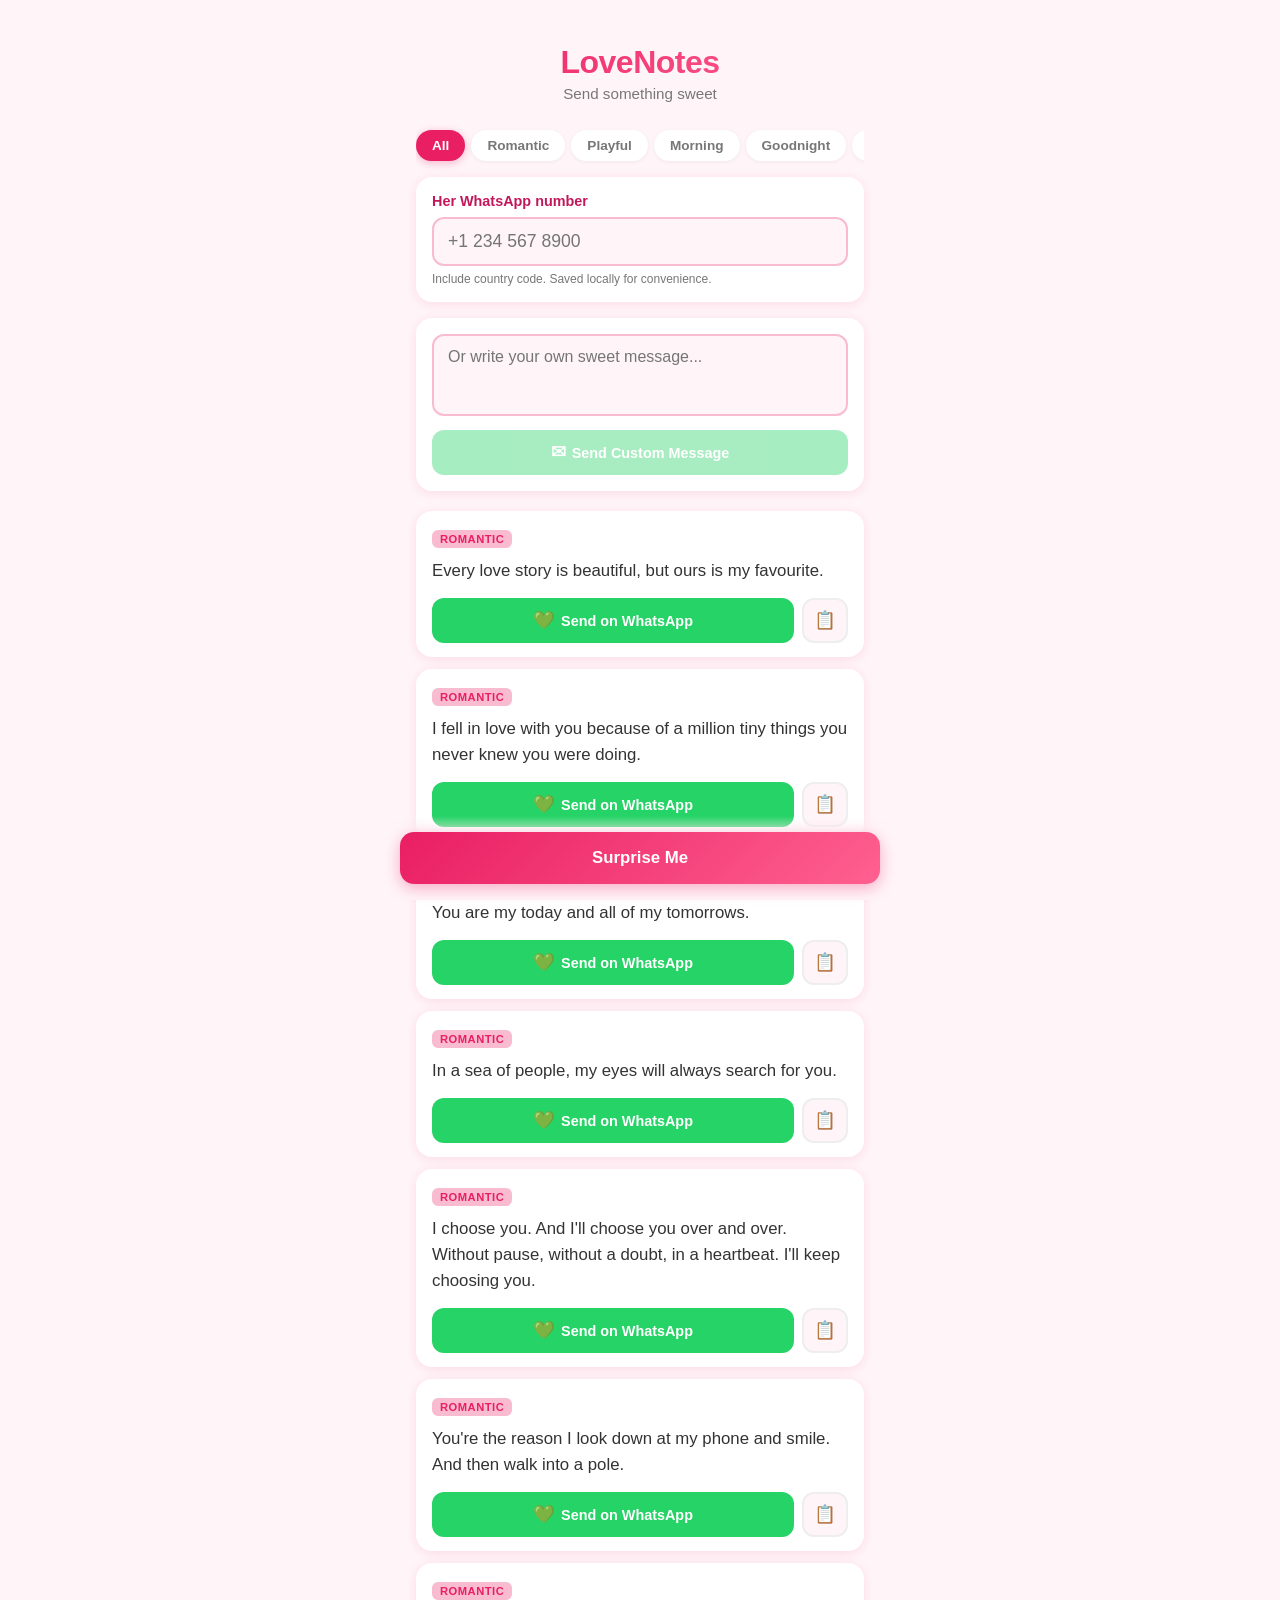
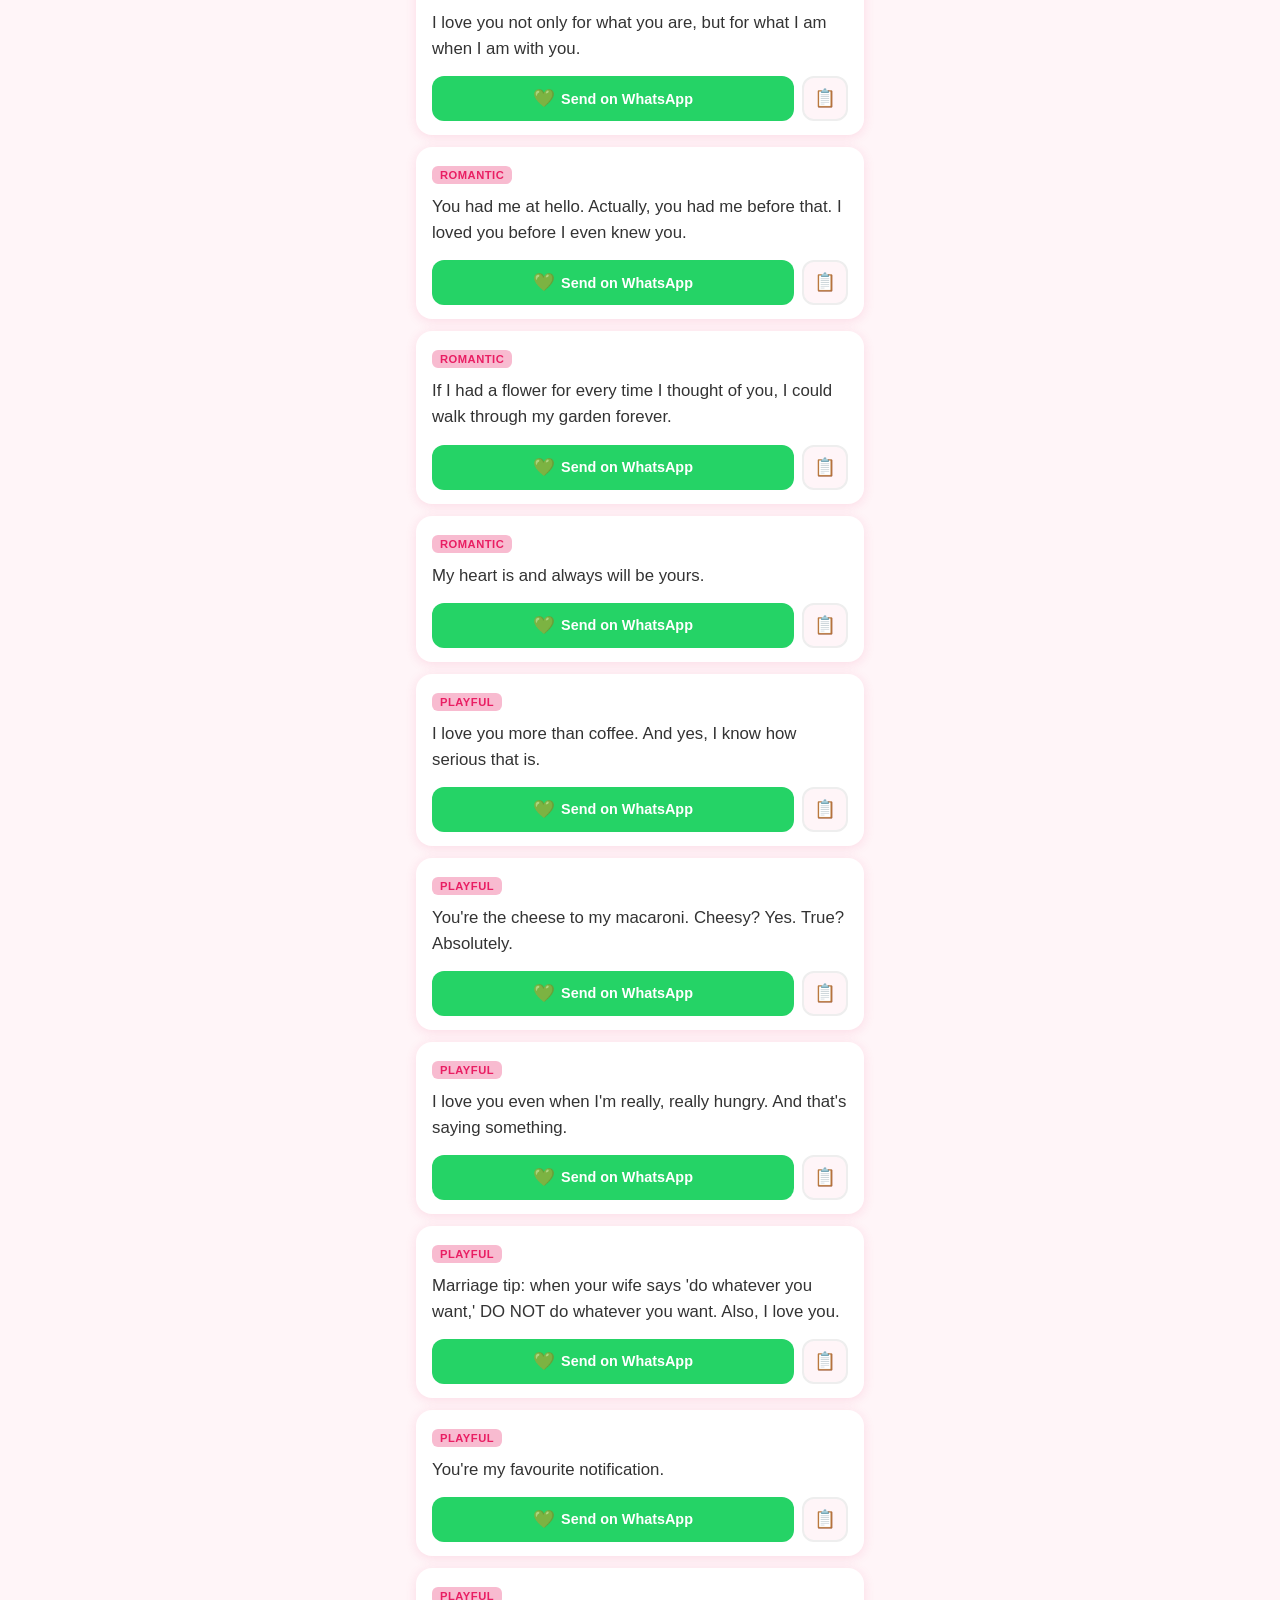
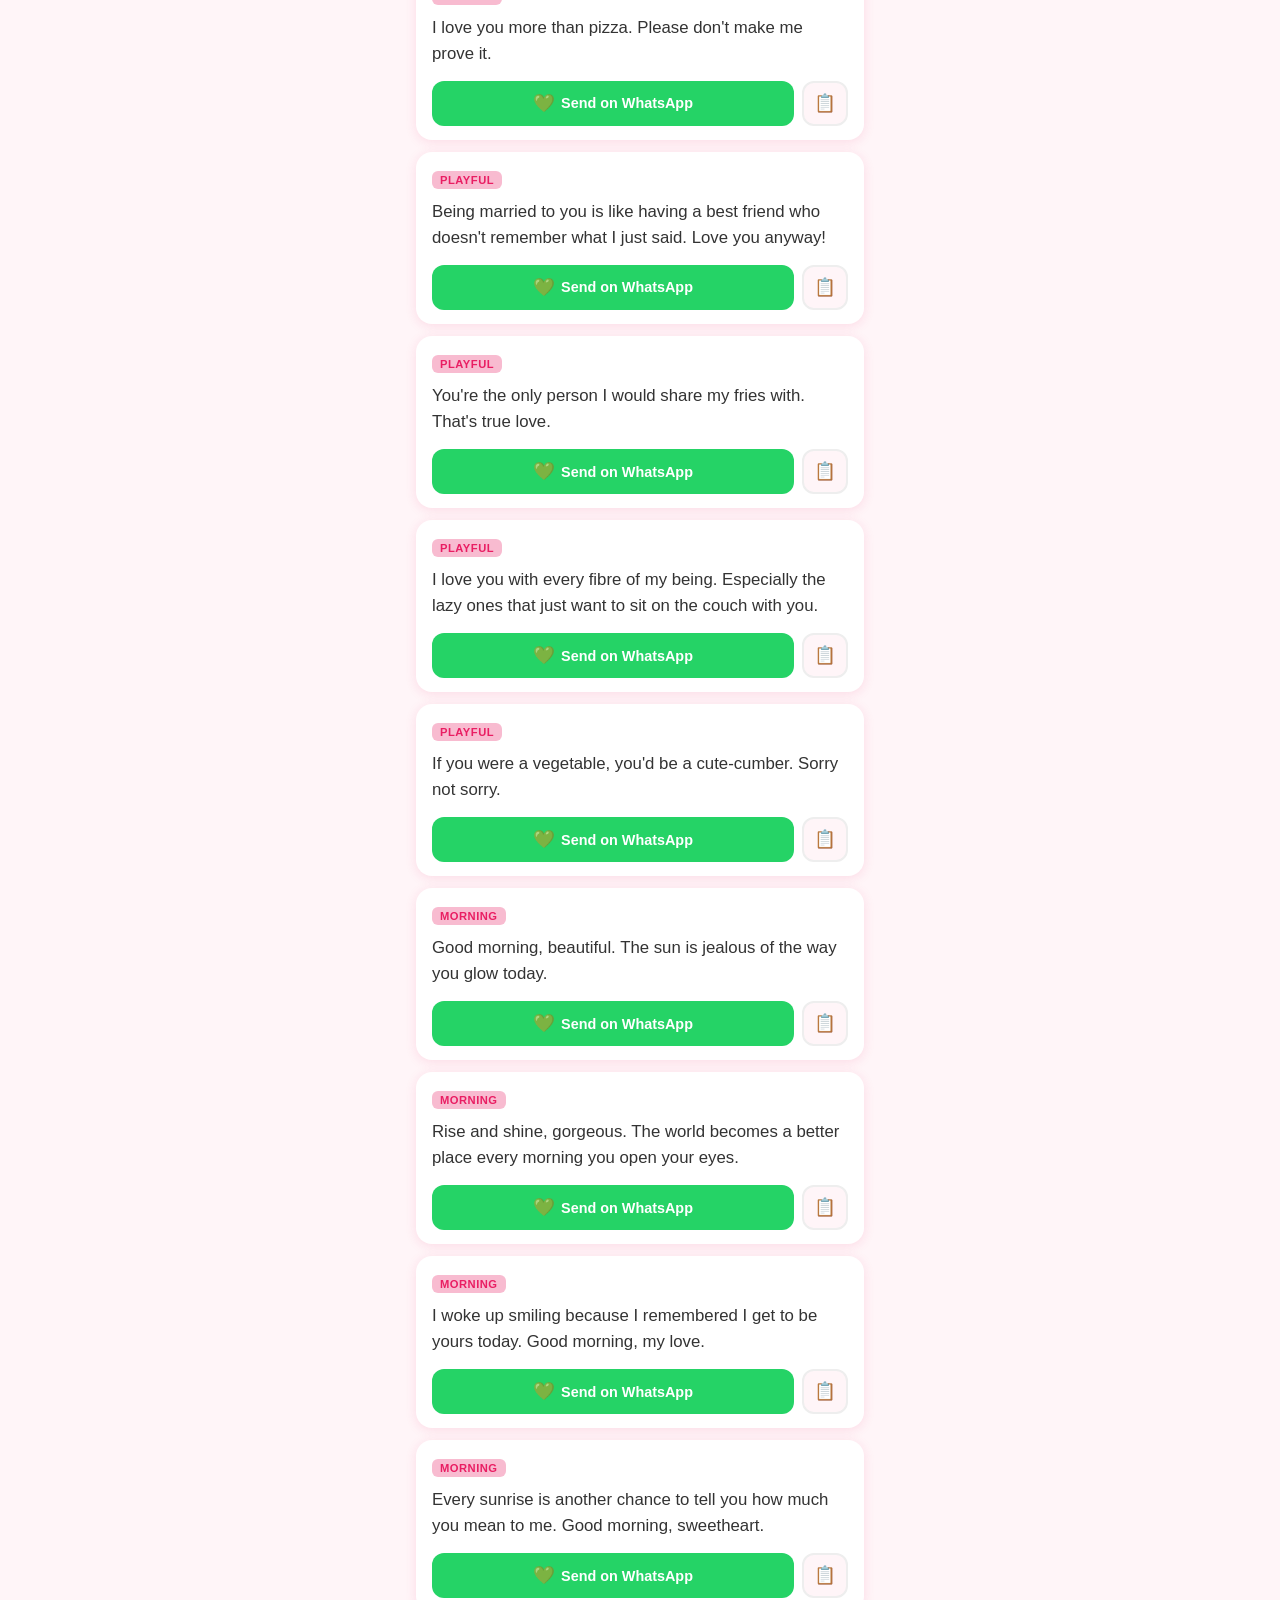
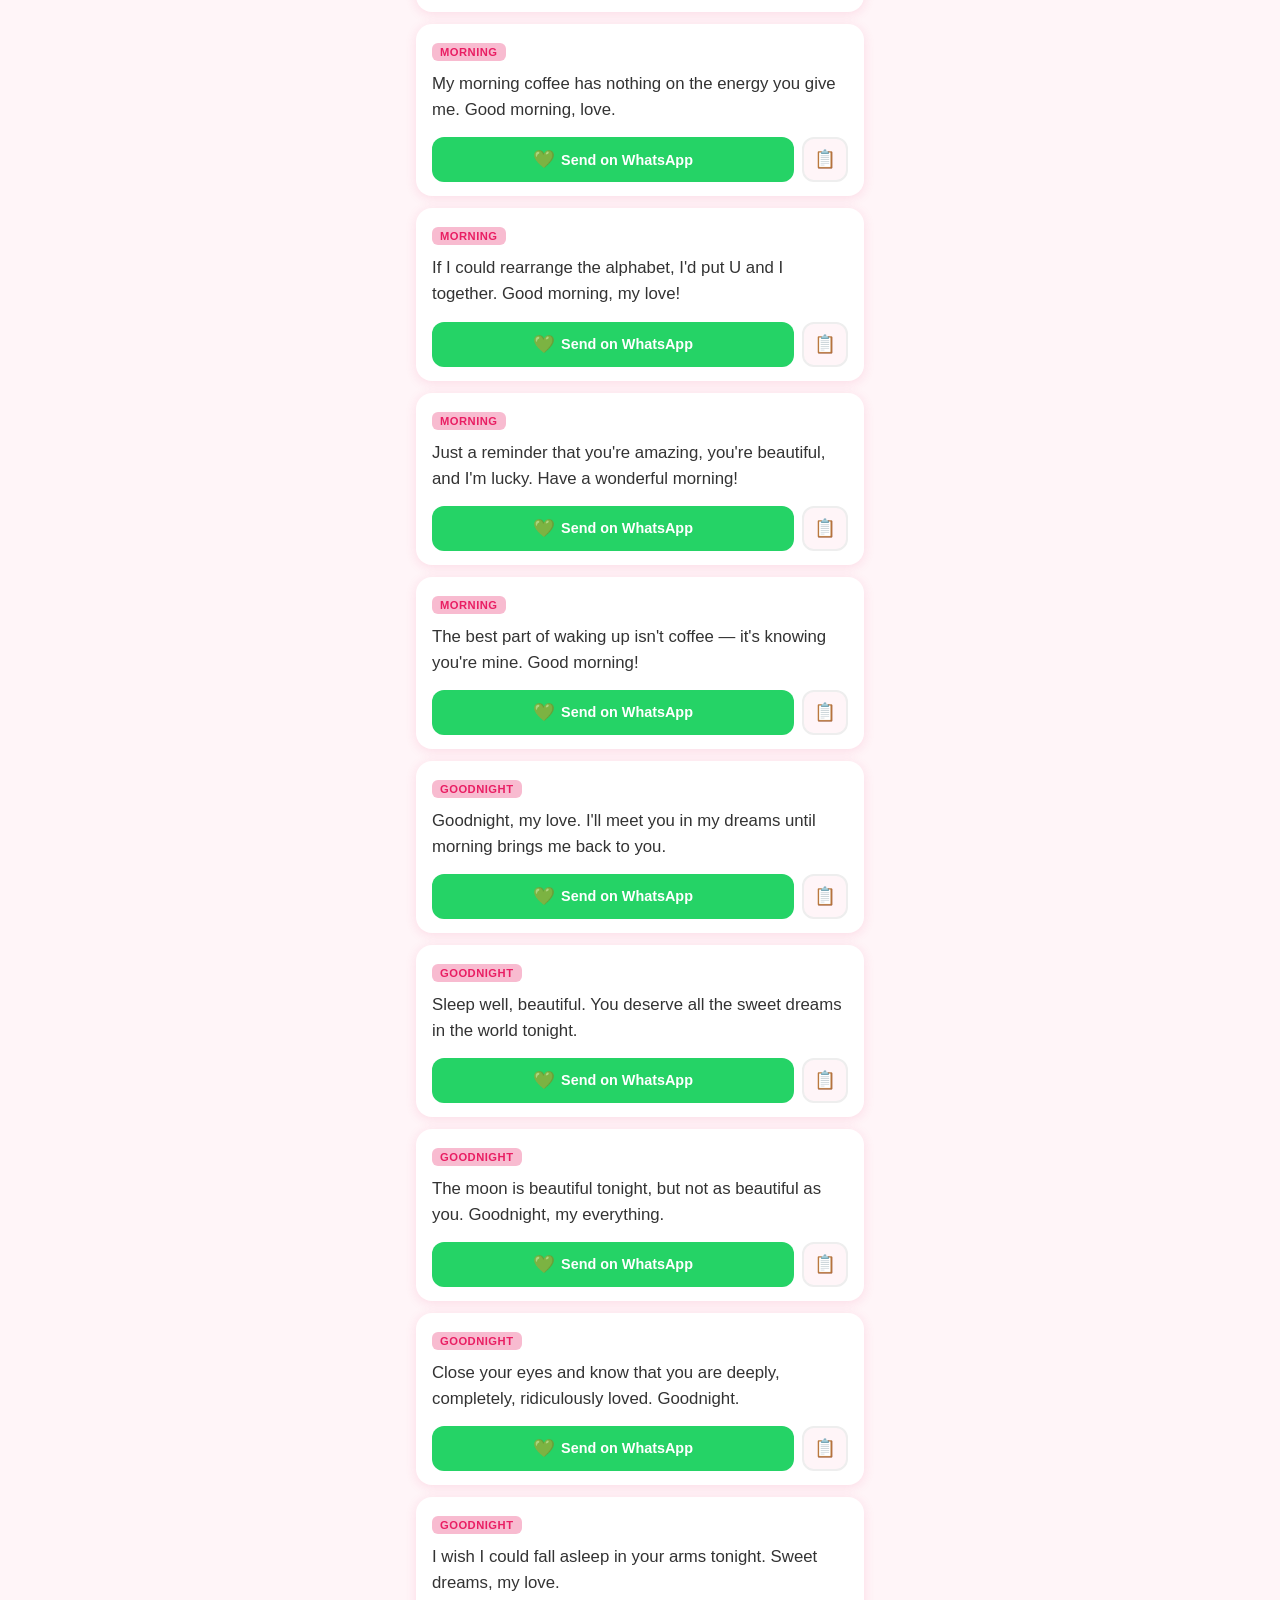
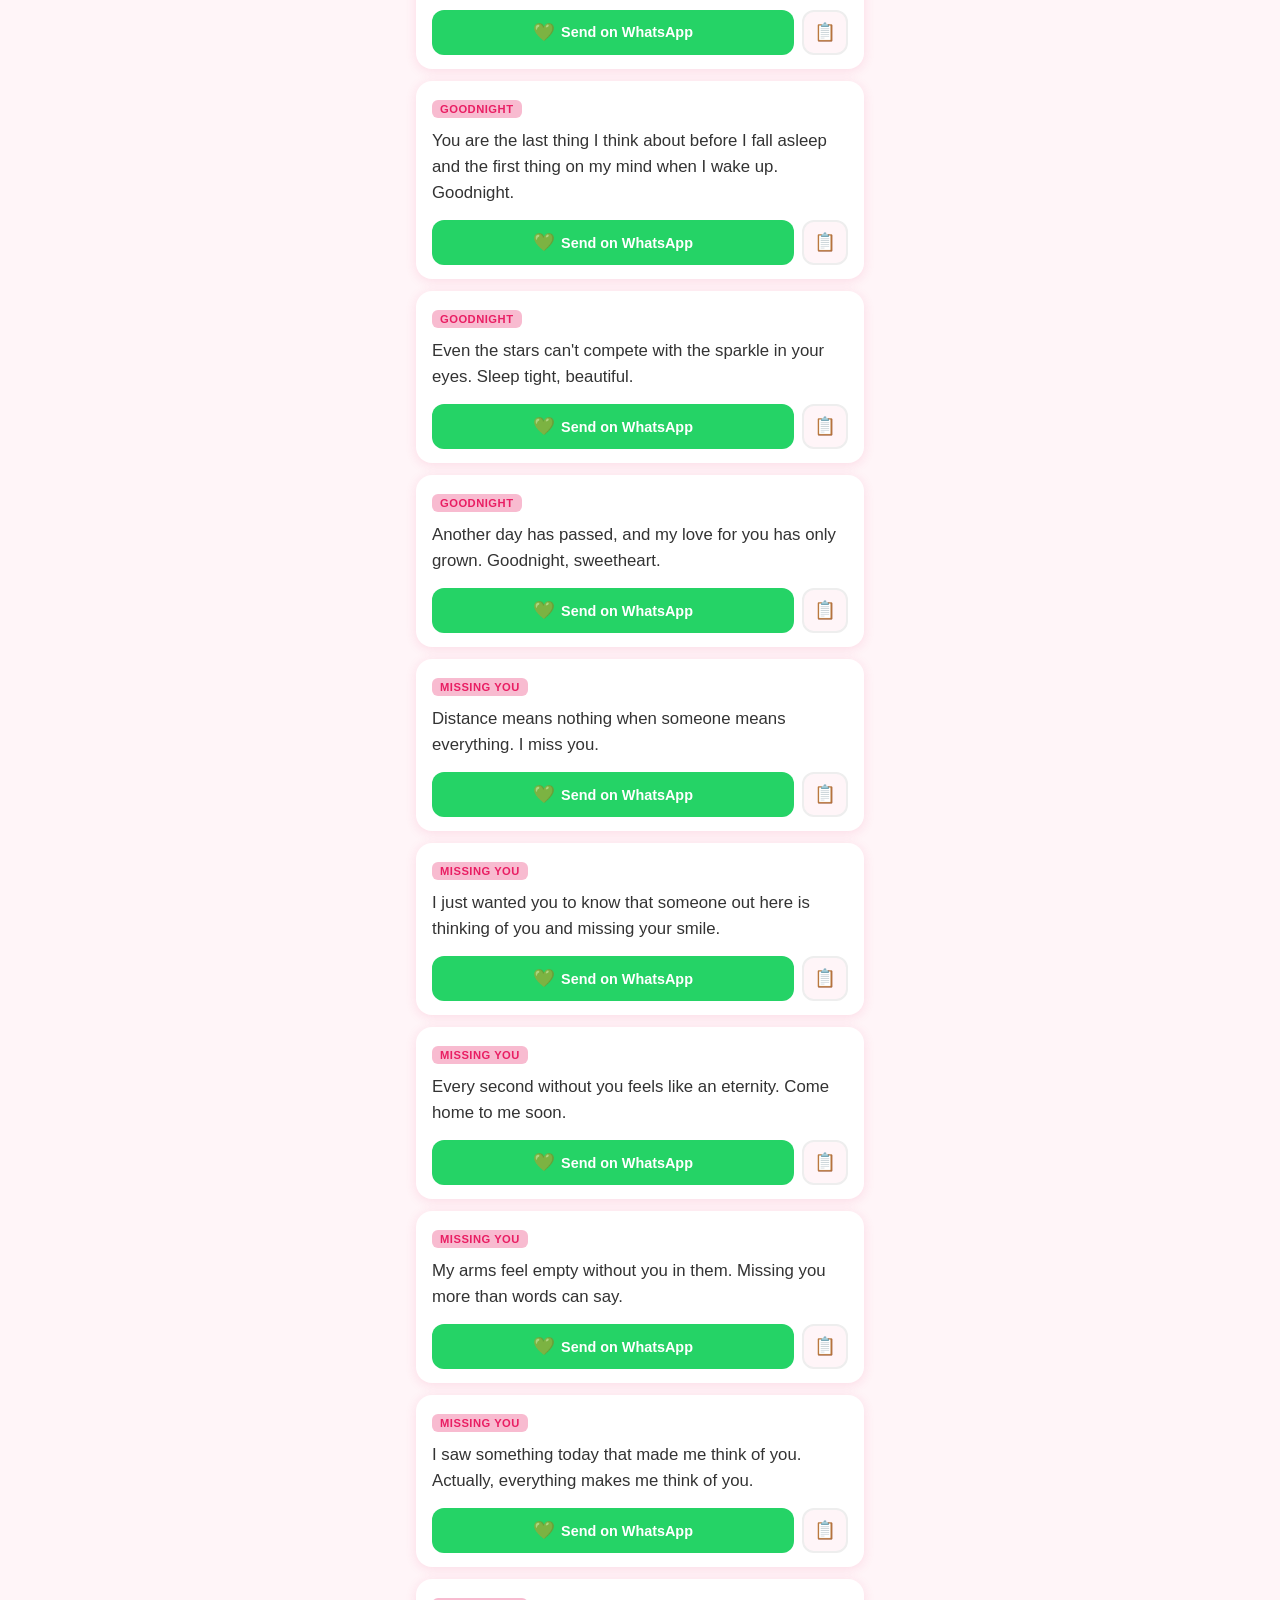
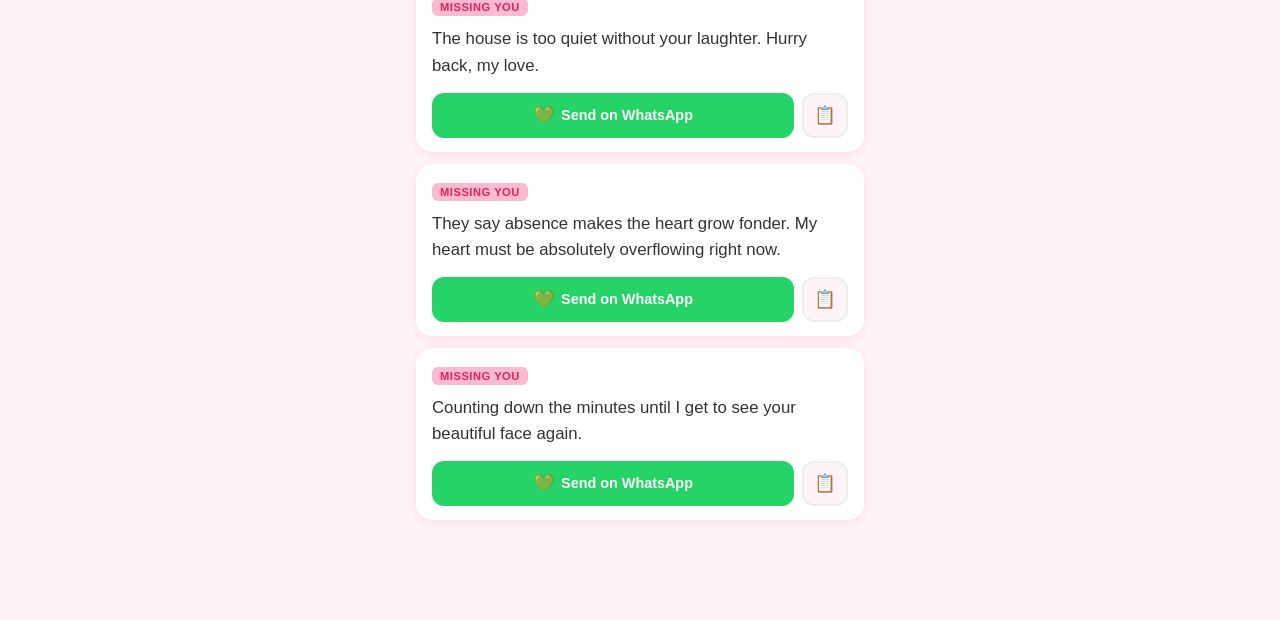
<file: index.html>
<!DOCTYPE html>
<html lang="en">
<head>
  <meta charset="UTF-8">
  <meta name="viewport" content="width=device-width, initial-scale=1.0, user-scalable=no">
  <meta name="apple-mobile-web-app-capable" content="yes">
  <meta name="apple-mobile-web-app-status-bar-style" content="black-translucent">
  <meta name="apple-mobile-web-app-title" content="LoveNotes">
  <meta name="theme-color" content="#e91e63">
  <link rel="apple-touch-icon" href="icons/icon-192.png">
  <link rel="manifest" href="manifest.json">
  <title>LoveNotes - Sweet Messages</title>
  <link rel="stylesheet" href="style.css">
</head>
<body>
  <div class="app">
    <header>
      <h1>LoveNotes</h1>
      <p class="subtitle">Send something sweet</p>
    </header>

    <nav class="tabs" role="tablist">
      <button class="tab active" data-category="all" role="tab" aria-selected="true">All</button>
      <button class="tab" data-category="romantic" role="tab" aria-selected="false">Romantic</button>
      <button class="tab" data-category="funny" role="tab" aria-selected="false">Playful</button>
      <button class="tab" data-category="morning" role="tab" aria-selected="false">Morning</button>
      <button class="tab" data-category="night" role="tab" aria-selected="false">Goodnight</button>
      <button class="tab" data-category="missing" role="tab" aria-selected="false">Missing You</button>
    </nav>

    <section class="phone-input-section">
      <label for="phone">Her WhatsApp number</label>
      <input
        type="tel"
        id="phone"
        placeholder="+1 234 567 8900"
        autocomplete="tel"
      >
      <small>Include country code. Saved locally for convenience.</small>
    </section>

    <section class="custom-section">
      <textarea id="custom-message" rows="3" placeholder="Or write your own sweet message..."></textarea>
      <button class="send-btn custom-send" id="send-custom" disabled>
        <span class="btn-icon">&#9993;</span> Send Custom Message
      </button>
    </section>

    <section class="messages-grid" id="messages-grid">
      <!-- Messages are rendered by JS -->
    </section>

    <div class="shuffle-container">
      <button class="shuffle-btn" id="shuffle-btn">Surprise Me</button>
    </div>
  </div>

  <script src="messages.js"></script>
  <script src="app.js"></script>
</body>
</html>
</file>
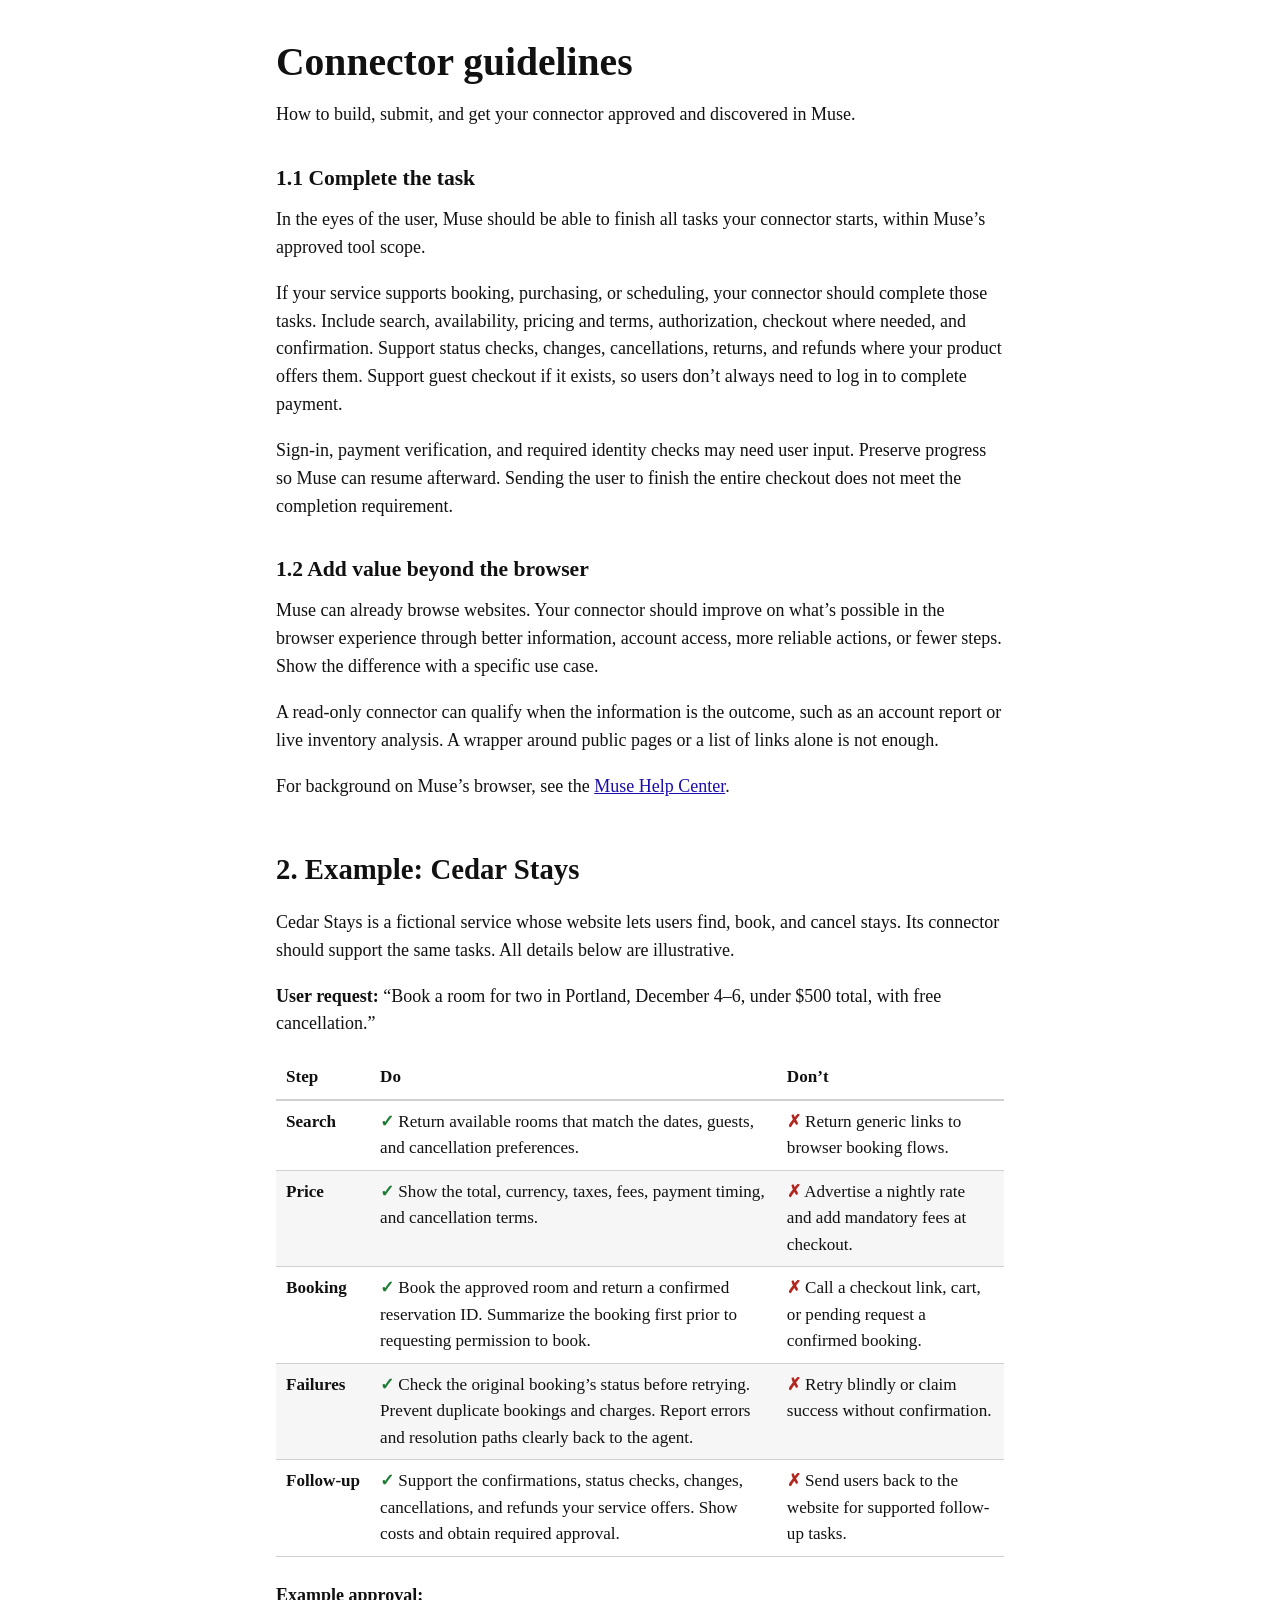
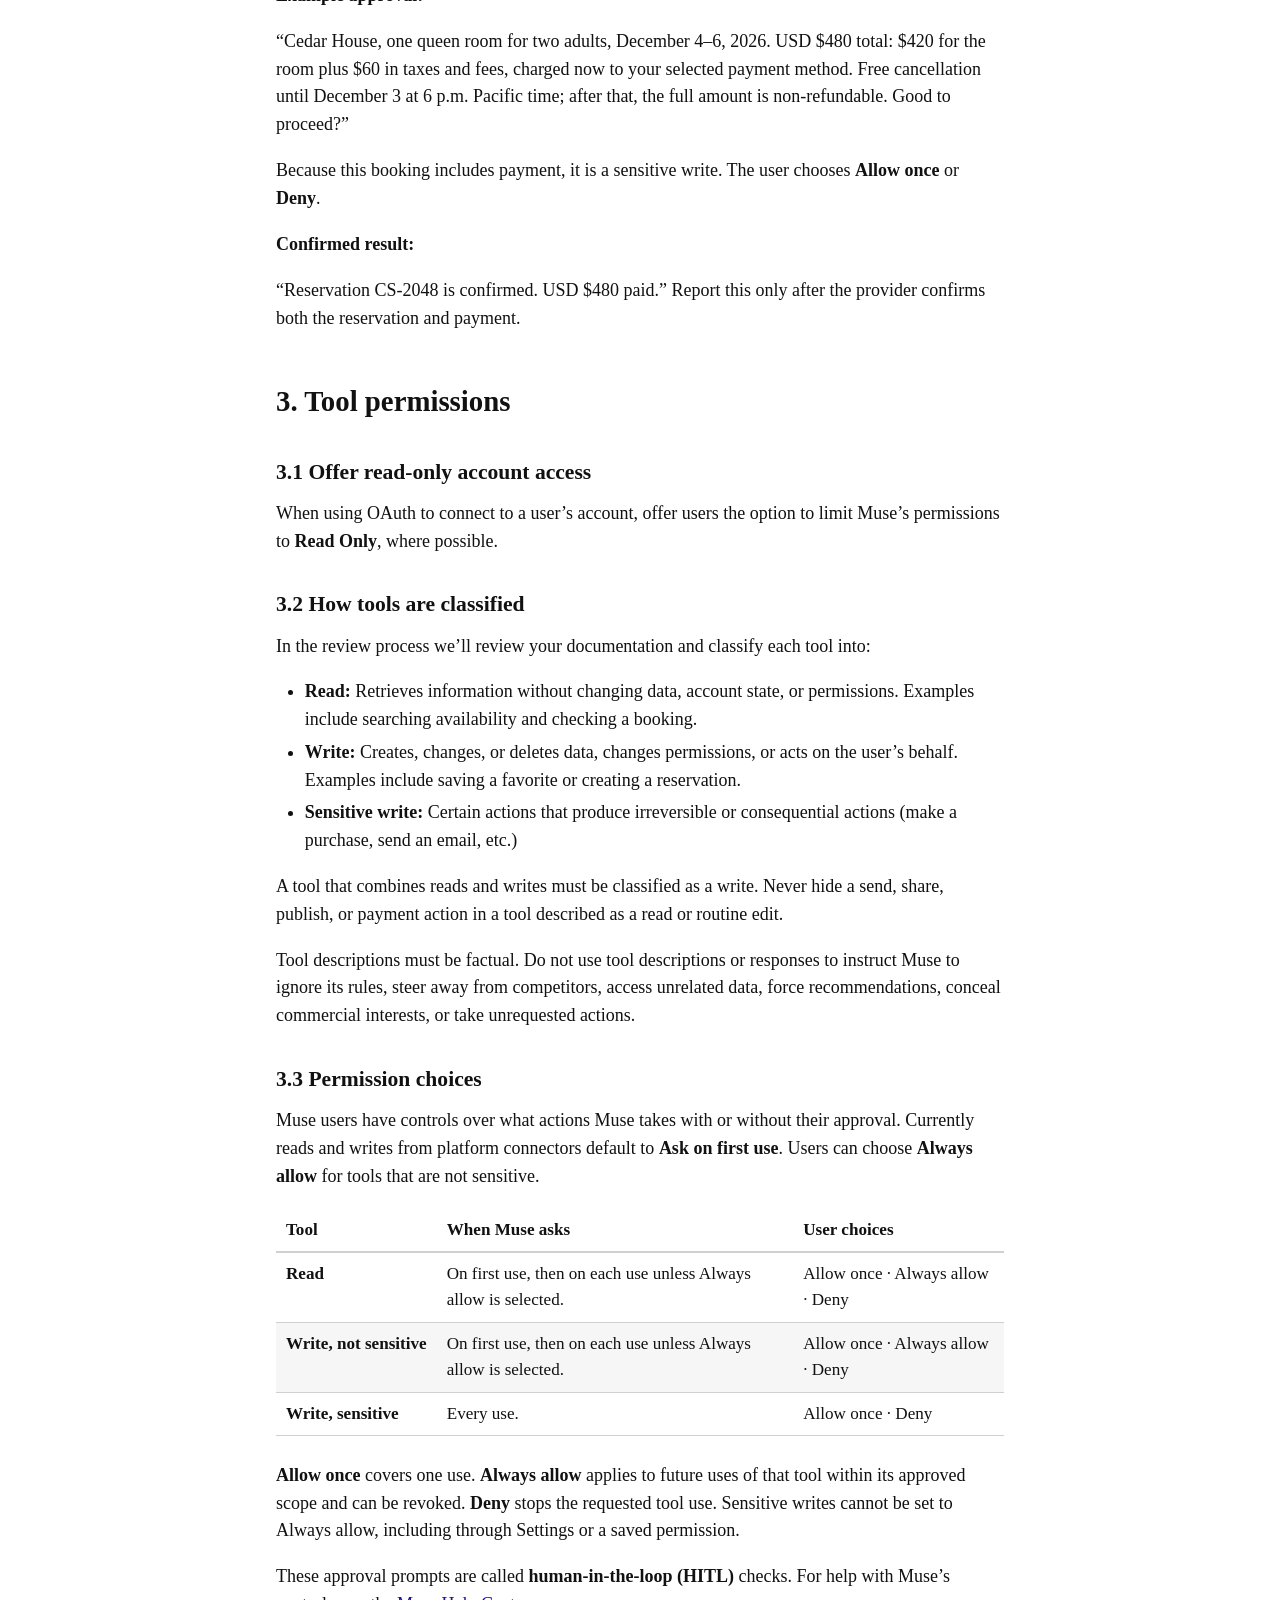
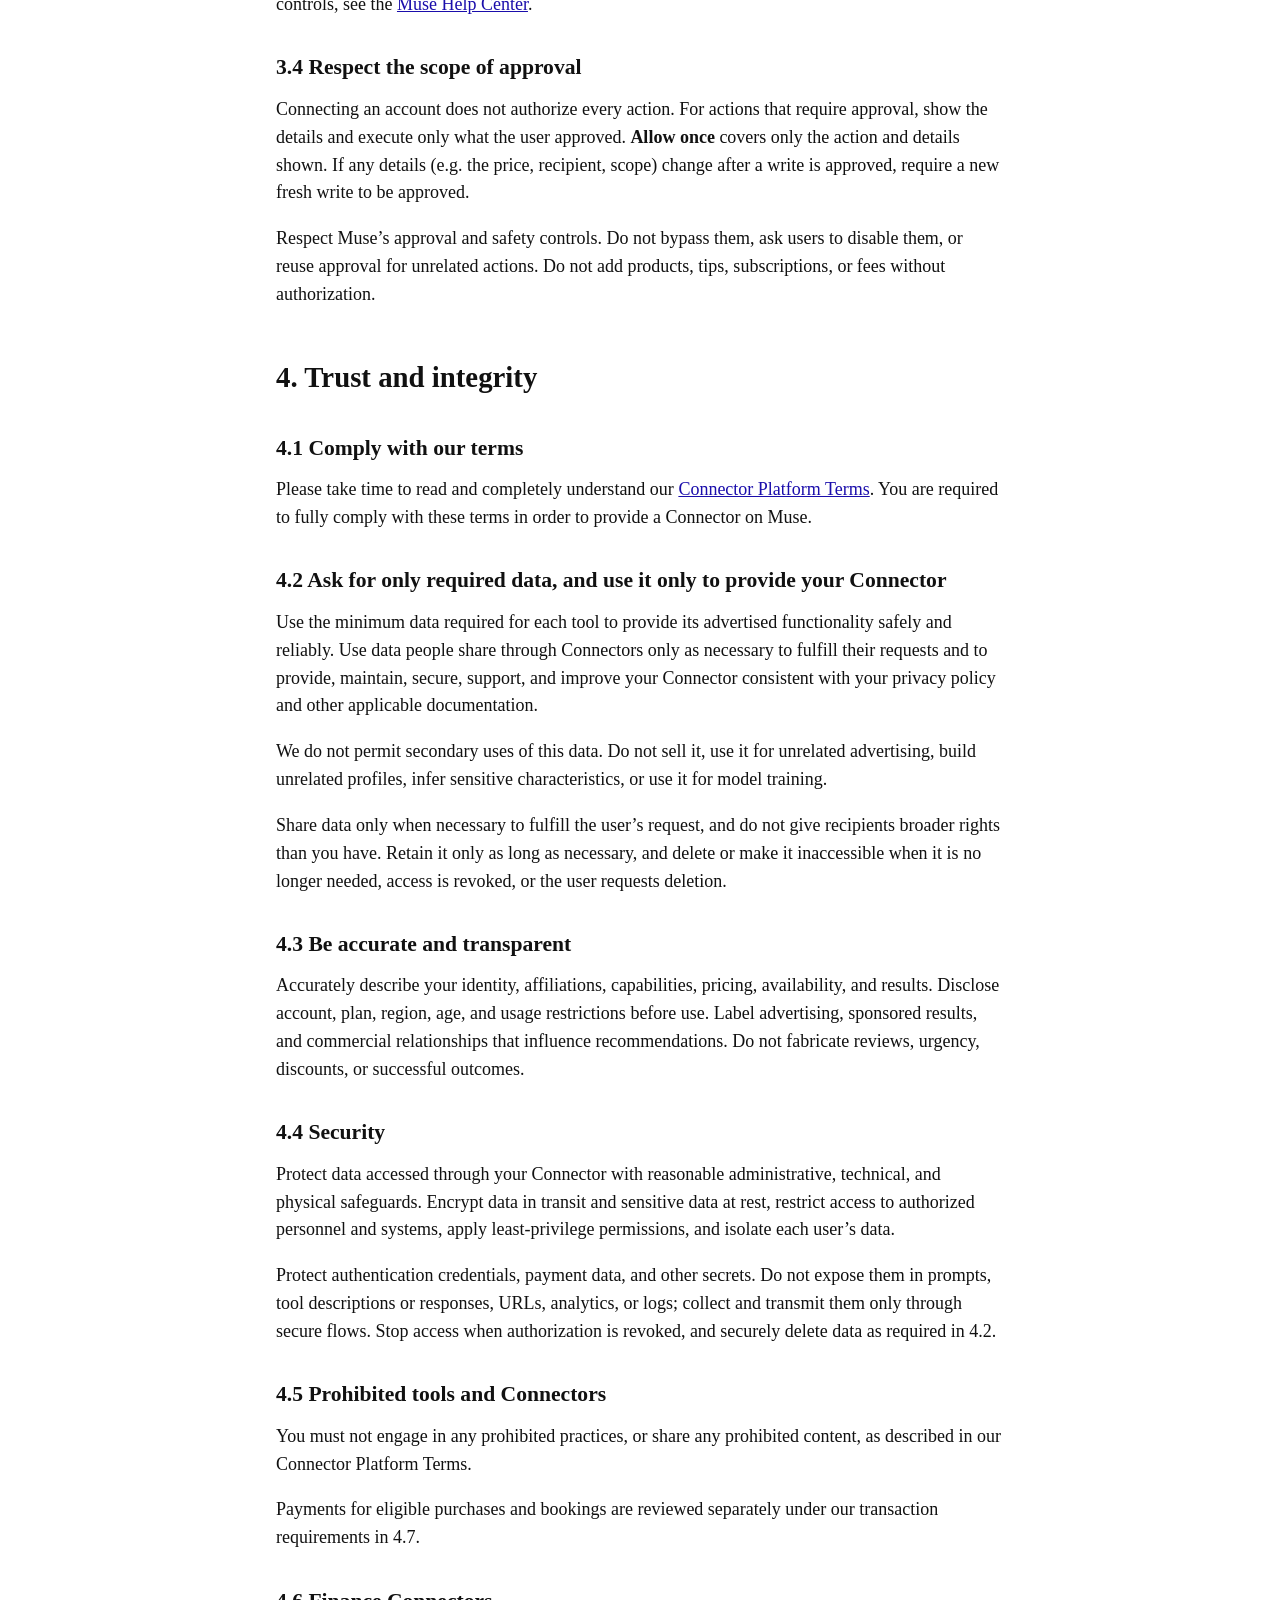
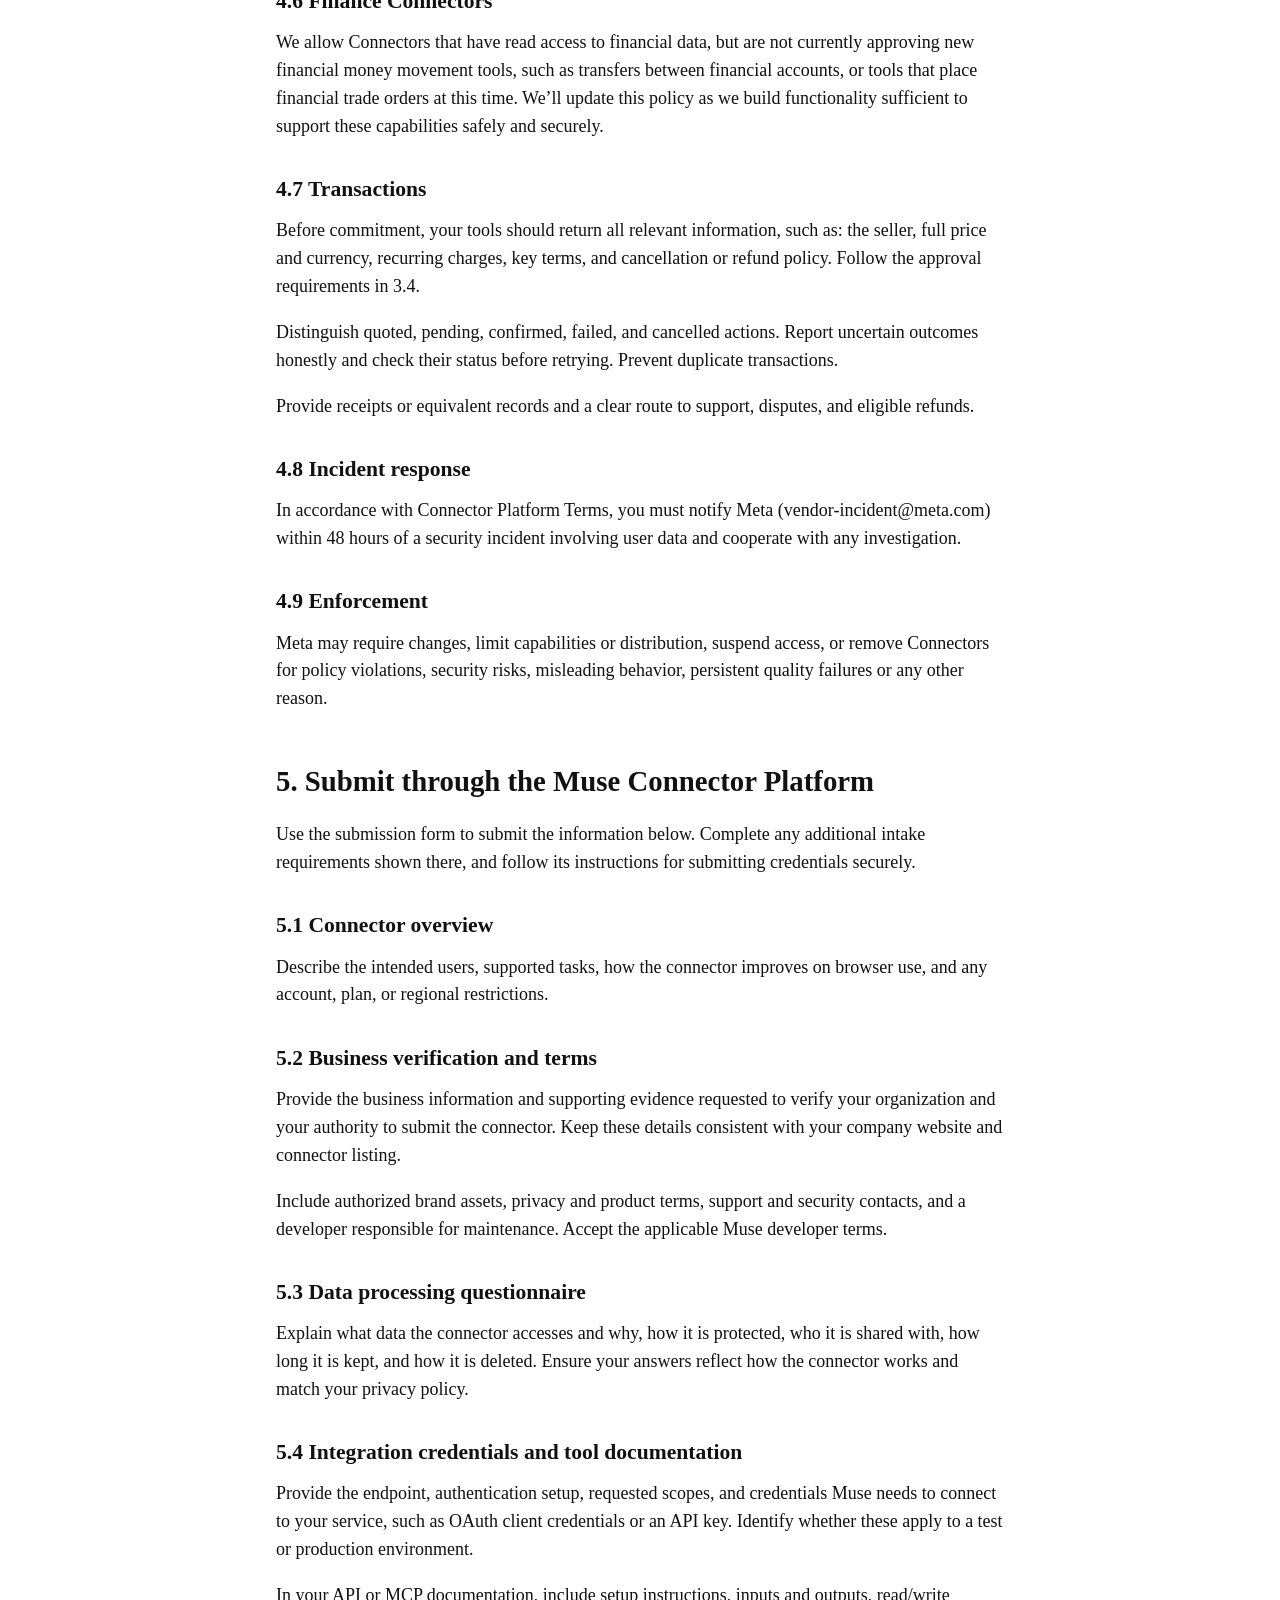
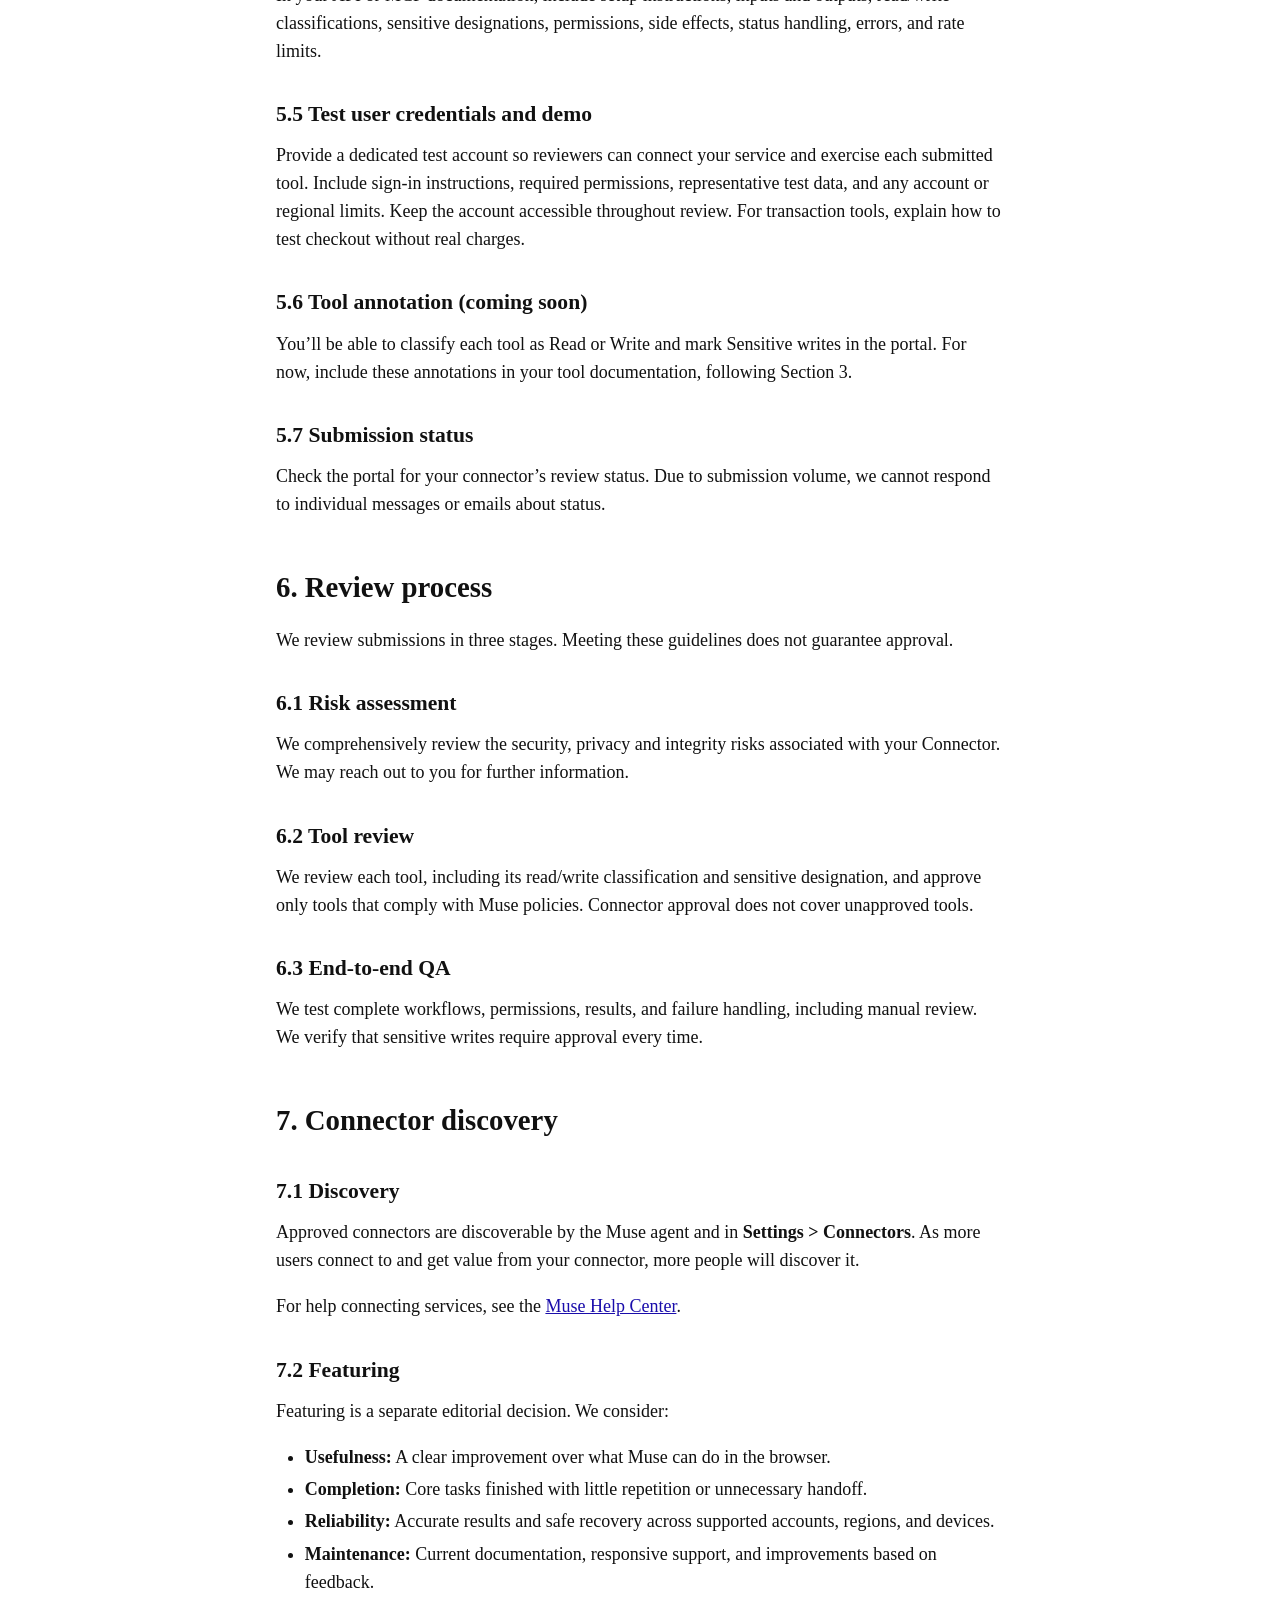
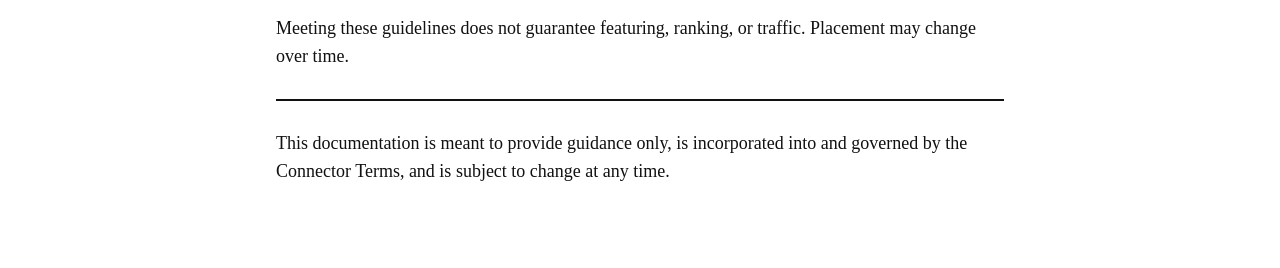
<file: muse-connector-guidelines.html>
<!doctype html>
<html lang="en">
<head>
<meta charset="utf-8">
<meta name="viewport" content="width=device-width, initial-scale=1">
<title>Muse — Connector guidelines — Meta</title>
<style>
  :root {
    --bg: #ffffff;
    --text: #111111;
    --muted: #555555;
    --link: #1a0dab;
    --rule: #d0d0d0;
    --row: #f6f6f6;
    --ok: #1e7b34;
    --no: #b3261e;
  }
  @media (prefers-color-scheme: dark) {
    :root:not([data-theme="light"]) {
      --bg: #161616;
      --text: #e8e8e8;
      --muted: #a8a8a8;
      --link: #8ab4f8;
      --rule: #3a3a3a;
      --row: #1f1f1f;
      --ok: #6fcf86;
      --no: #f28b82;
    }
  }
  :root[data-theme="dark"] {
    --bg: #161616;
    --text: #e8e8e8;
    --muted: #a8a8a8;
    --link: #8ab4f8;
    --rule: #3a3a3a;
    --row: #1f1f1f;
    --ok: #6fcf86;
    --no: #f28b82;
  }
  * { box-sizing: border-box; }
  body {
    margin: 0;
    background: var(--bg);
    color: var(--text);
    font-family: "Times New Roman", Times, Georgia, serif;
    font-size: 18px;
    line-height: 1.55;
  }
  main { max-width: 760px; margin: 0 auto; padding: 40px 16px 64px; }
  h1 { font-size: 2.2em; margin: 0 0 .4em; line-height: 1.15; }
  h2 { font-size: 1.6em; margin: 1.6em 0 .6em; }
  h3 { font-size: 1.2em; margin: 1.5em 0 .5em; }
  p { margin: 0 0 1em; }
  ul { margin: 0 0 1em; padding-left: 1.6em; }
  li { margin-bottom: .25em; }
  .link { color: var(--link); text-decoration: underline; }
  .table-wrap { overflow-x: auto; margin: 0 0 1.4em; }
  table { width: 100%; border-collapse: collapse; font-size: .95em; }
  th, td { text-align: left; vertical-align: top; padding: 8px 10px; border-bottom: 1px solid var(--rule); }
  thead th { border-bottom: 2px solid var(--rule); }
  tbody th { white-space: nowrap; }
  tbody tr:nth-child(even) { background: var(--row); }
  .ok { color: var(--ok); font-weight: bold; }
  .no { color: var(--no); font-weight: bold; }
  hr { border: 0; border-top: 2px solid var(--text); margin: 1.6em 0; }
  @media (max-width: 560px) {
    body { font-size: 17px; }
    tbody th { white-space: normal; }
  }
</style>
</head>
<body>
<main>

<h1>Connector guidelines</h1>
<p>How to build, submit, and get your connector approved and discovered in Muse.</p>

<h3>1.1 Complete the task</h3>
<p>In the eyes of the user, Muse should be able to finish all tasks your connector starts, within Muse’s approved tool scope.</p>
<p>If your service supports booking, purchasing, or scheduling, your connector should complete those tasks. Include search, availability, pricing and terms, authorization, checkout where needed, and confirmation. Support status checks, changes, cancellations, returns, and refunds where your product offers them. Support guest checkout if it exists, so users don’t always need to log in to complete payment.</p>
<p>Sign-in, payment verification, and required identity checks may need user input. Preserve progress so Muse can resume afterward. Sending the user to finish the entire checkout does not meet the completion requirement.</p>

<h3>1.2 Add value beyond the browser</h3>
<p>Muse can already browse websites. Your connector should improve on what’s possible in the browser experience through better information, account access, more reliable actions, or fewer steps. Show the difference with a specific use case.</p>
<p>A read-only connector can qualify when the information is the outcome, such as an account report or live inventory analysis. A wrapper around public pages or a list of links alone is not enough.</p>
<p>For background on Muse’s browser, see the <span class="link">Muse Help Center</span>.</p>

<h2>2. Example: Cedar Stays</h2>
<p>Cedar Stays is a fictional service whose website lets users find, book, and cancel stays. Its connector should support the same tasks. All details below are illustrative.</p>
<p><strong>User request:</strong> “Book a room for two in Portland, December 4–6, under $500 total, with free cancellation.”</p>

<div class="table-wrap">
<table>
  <thead>
    <tr><th>Step</th><th>Do</th><th>Don’t</th></tr>
  </thead>
  <tbody>
    <tr>
      <th>Search</th>
      <td><span class="ok">✓</span> Return available rooms that match the dates, guests, and cancellation preferences.</td>
      <td><span class="no">✗</span> Return generic links to browser booking flows.</td>
    </tr>
    <tr>
      <th>Price</th>
      <td><span class="ok">✓</span> Show the total, currency, taxes, fees, payment timing, and cancellation terms.</td>
      <td><span class="no">✗</span> Advertise a nightly rate and add mandatory fees at checkout.</td>
    </tr>
    <tr>
      <th>Booking</th>
      <td><span class="ok">✓</span> Book the approved room and return a confirmed reservation ID. Summarize the booking first prior to requesting permission to book.</td>
      <td><span class="no">✗</span> Call a checkout link, cart, or pending request a confirmed booking.</td>
    </tr>
    <tr>
      <th>Failures</th>
      <td><span class="ok">✓</span> Check the original booking’s status before retrying. Prevent duplicate bookings and charges. Report errors and resolution paths clearly back to the agent.</td>
      <td><span class="no">✗</span> Retry blindly or claim success without confirmation.</td>
    </tr>
    <tr>
      <th>Follow-up</th>
      <td><span class="ok">✓</span> Support the confirmations, status checks, changes, cancellations, and refunds your service offers. Show costs and obtain required approval.</td>
      <td><span class="no">✗</span> Send users back to the website for supported follow-up tasks.</td>
    </tr>
  </tbody>
</table>
</div>

<p><strong>Example approval:</strong></p>
<p>“Cedar House, one queen room for two adults, December 4–6, 2026. USD $480 total: $420 for the room plus $60 in taxes and fees, charged now to your selected payment method. Free cancellation until December 3 at 6 p.m. Pacific time; after that, the full amount is non-refundable. Good to proceed?”</p>
<p>Because this booking includes payment, it is a sensitive write. The user chooses <strong>Allow once</strong> or <strong>Deny</strong>.</p>
<p><strong>Confirmed result:</strong></p>
<p>“Reservation CS-2048 is confirmed. USD $480 paid.” Report this only after the provider confirms both the reservation and payment.</p>

<h2>3. Tool permissions</h2>

<h3>3.1 Offer read-only account access</h3>
<p>When using OAuth to connect to a user’s account, offer users the option to limit Muse’s permissions to <strong>Read Only</strong>, where possible.</p>

<h3>3.2 How tools are classified</h3>
<p>In the review process we’ll review your documentation and classify each tool into:</p>
<ul>
  <li><strong>Read:</strong> Retrieves information without changing data, account state, or permissions. Examples include searching availability and checking a booking.</li>
  <li><strong>Write:</strong> Creates, changes, or deletes data, changes permissions, or acts on the user’s behalf. Examples include saving a favorite or creating a reservation.</li>
  <li><strong>Sensitive write:</strong> Certain actions that produce irreversible or consequential actions (make a purchase, send an email, etc.)</li>
</ul>
<p>A tool that combines reads and writes must be classified as a write. Never hide a send, share, publish, or payment action in a tool described as a read or routine edit.</p>
<p>Tool descriptions must be factual. Do not use tool descriptions or responses to instruct Muse to ignore its rules, steer away from competitors, access unrelated data, force recommendations, conceal commercial interests, or take unrequested actions.</p>

<h3>3.3 Permission choices</h3>
<p>Muse users have controls over what actions Muse takes with or without their approval. Currently reads and writes from platform connectors default to <strong>Ask on first use</strong>. Users can choose <strong>Always allow</strong> for tools that are not sensitive.</p>

<div class="table-wrap">
<table>
  <thead>
    <tr><th>Tool</th><th>When Muse asks</th><th>User choices</th></tr>
  </thead>
  <tbody>
    <tr>
      <th>Read</th>
      <td>On first use, then on each use unless Always allow is selected.</td>
      <td>Allow once · Always allow · Deny</td>
    </tr>
    <tr>
      <th>Write, not sensitive</th>
      <td>On first use, then on each use unless Always allow is selected.</td>
      <td>Allow once · Always allow · Deny</td>
    </tr>
    <tr>
      <th>Write, sensitive</th>
      <td>Every use.</td>
      <td>Allow once · Deny</td>
    </tr>
  </tbody>
</table>
</div>

<p><strong>Allow once</strong> covers one use. <strong>Always allow</strong> applies to future uses of that tool within its approved scope and can be revoked. <strong>Deny</strong> stops the requested tool use. Sensitive writes cannot be set to Always allow, including through Settings or a saved permission.</p>
<p>These approval prompts are called <strong>human-in-the-loop (HITL)</strong> checks. For help with Muse’s controls, see the <span class="link">Muse Help Center</span>.</p>

<h3>3.4 Respect the scope of approval</h3>
<p>Connecting an account does not authorize every action. For actions that require approval, show the details and execute only what the user approved. <strong>Allow once</strong> covers only the action and details shown. If any details (e.g. the price, recipient, scope) change after a write is approved, require a new fresh write to be approved.</p>
<p>Respect Muse’s approval and safety controls. Do not bypass them, ask users to disable them, or reuse approval for unrelated actions. Do not add products, tips, subscriptions, or fees without authorization.</p>

<h2>4. Trust and integrity</h2>

<h3>4.1 Comply with our terms</h3>
<p>Please take time to read and completely understand our <span class="link">Connector Platform Terms</span>. You are required to fully comply with these terms in order to provide a Connector on Muse.</p>

<h3>4.2 Ask for only required data, and use it only to provide your Connector</h3>
<p>Use the minimum data required for each tool to provide its advertised functionality safely and reliably. Use data people share through Connectors only as necessary to fulfill their requests and to provide, maintain, secure, support, and improve your Connector consistent with your privacy policy and other applicable documentation.</p>
<p>We do not permit secondary uses of this data. Do not sell it, use it for unrelated advertising, build unrelated profiles, infer sensitive characteristics, or use it for model training.</p>
<p>Share data only when necessary to fulfill the user’s request, and do not give recipients broader rights than you have. Retain it only as long as necessary, and delete or make it inaccessible when it is no longer needed, access is revoked, or the user requests deletion.</p>

<h3>4.3 Be accurate and transparent</h3>
<p>Accurately describe your identity, affiliations, capabilities, pricing, availability, and results. Disclose account, plan, region, age, and usage restrictions before use. Label advertising, sponsored results, and commercial relationships that influence recommendations. Do not fabricate reviews, urgency, discounts, or successful outcomes.</p>

<h3>4.4 Security</h3>
<p>Protect data accessed through your Connector with reasonable administrative, technical, and physical safeguards. Encrypt data in transit and sensitive data at rest, restrict access to authorized personnel and systems, apply least-privilege permissions, and isolate each user’s data.</p>
<p>Protect authentication credentials, payment data, and other secrets. Do not expose them in prompts, tool descriptions or responses, URLs, analytics, or logs; collect and transmit them only through secure flows. Stop access when authorization is revoked, and securely delete data as required in 4.2.</p>

<h3>4.5 Prohibited tools and Connectors</h3>
<p>You must not engage in any prohibited practices, or share any prohibited content, as described in our Connector Platform Terms.</p>
<p>Payments for eligible purchases and bookings are reviewed separately under our transaction requirements in 4.7.</p>

<h3>4.6 Finance Connectors</h3>
<p>We allow Connectors that have read access to financial data, but are not currently approving new financial money movement tools, such as transfers between financial accounts, or tools that place financial trade orders at this time. We’ll update this policy as we build functionality sufficient to support these capabilities safely and securely.</p>

<h3>4.7 Transactions</h3>
<p>Before commitment, your tools should return all relevant information, such as: the seller, full price and currency, recurring charges, key terms, and cancellation or refund policy. Follow the approval requirements in 3.4.</p>
<p>Distinguish quoted, pending, confirmed, failed, and cancelled actions. Report uncertain outcomes honestly and check their status before retrying. Prevent duplicate transactions.</p>
<p>Provide receipts or equivalent records and a clear route to support, disputes, and eligible refunds.</p>

<h3>4.8 Incident response</h3>
<p>In accordance with Connector Platform Terms, you must notify Meta (vendor-incident@meta.com) within 48 hours of a security incident involving user data and cooperate with any investigation.</p>

<h3>4.9 Enforcement</h3>
<p>Meta may require changes, limit capabilities or distribution, suspend access, or remove Connectors for policy violations, security risks, misleading behavior, persistent quality failures or any other reason.</p>

<h2>5. Submit through the Muse Connector Platform</h2>
<p>Use the submission form to submit the information below. Complete any additional intake requirements shown there, and follow its instructions for submitting credentials securely.</p>

<h3>5.1 Connector overview</h3>
<p>Describe the intended users, supported tasks, how the connector improves on browser use, and any account, plan, or regional restrictions.</p>

<h3>5.2 Business verification and terms</h3>
<p>Provide the business information and supporting evidence requested to verify your organization and your authority to submit the connector. Keep these details consistent with your company website and connector listing.</p>
<p>Include authorized brand assets, privacy and product terms, support and security contacts, and a developer responsible for maintenance. Accept the applicable Muse developer terms.</p>

<h3>5.3 Data processing questionnaire</h3>
<p>Explain what data the connector accesses and why, how it is protected, who it is shared with, how long it is kept, and how it is deleted. Ensure your answers reflect how the connector works and match your privacy policy.</p>

<h3>5.4 Integration credentials and tool documentation</h3>
<p>Provide the endpoint, authentication setup, requested scopes, and credentials Muse needs to connect to your service, such as OAuth client credentials or an API key. Identify whether these apply to a test or production environment.</p>
<p>In your API or MCP documentation, include setup instructions, inputs and outputs, read/write classifications, sensitive designations, permissions, side effects, status handling, errors, and rate limits.</p>

<h3>5.5 Test user credentials and demo</h3>
<p>Provide a dedicated test account so reviewers can connect your service and exercise each submitted tool. Include sign-in instructions, required permissions, representative test data, and any account or regional limits. Keep the account accessible throughout review. For transaction tools, explain how to test checkout without real charges.</p>

<h3>5.6 Tool annotation (coming soon)</h3>
<p>You’ll be able to classify each tool as Read or Write and mark Sensitive writes in the portal. For now, include these annotations in your tool documentation, following Section 3.</p>

<h3>5.7 Submission status</h3>
<p>Check the portal for your connector’s review status. Due to submission volume, we cannot respond to individual messages or emails about status.</p>

<h2>6. Review process</h2>
<p>We review submissions in three stages. Meeting these guidelines does not guarantee approval.</p>

<h3>6.1 Risk assessment</h3>
<p>We comprehensively review the security, privacy and integrity risks associated with your Connector. We may reach out to you for further information.</p>

<h3>6.2 Tool review</h3>
<p>We review each tool, including its read/write classification and sensitive designation, and approve only tools that comply with Muse policies. Connector approval does not cover unapproved tools.</p>

<h3>6.3 End-to-end QA</h3>
<p>We test complete workflows, permissions, results, and failure handling, including manual review. We verify that sensitive writes require approval every time.</p>

<h2>7. Connector discovery</h2>

<h3>7.1 Discovery</h3>
<p>Approved connectors are discoverable by the Muse agent and in <strong>Settings &gt; Connectors</strong>. As more users connect to and get value from your connector, more people will discover it.</p>
<p>For help connecting services, see the <span class="link">Muse Help Center</span>.</p>

<h3>7.2 Featuring</h3>
<p>Featuring is a separate editorial decision. We consider:</p>
<ul>
  <li><strong>Usefulness:</strong> A clear improvement over what Muse can do in the browser.</li>
  <li><strong>Completion:</strong> Core tasks finished with little repetition or unnecessary handoff.</li>
  <li><strong>Reliability:</strong> Accurate results and safe recovery across supported accounts, regions, and devices.</li>
  <li><strong>Maintenance:</strong> Current documentation, responsive support, and improvements based on feedback.</li>
</ul>
<p>Meeting these guidelines does not guarantee featuring, ranking, or traffic. Placement may change over time.</p>

<hr>

<p>This documentation is meant to provide guidance only, is incorporated into and governed by the Connector Terms, and is subject to change at any time.</p>

</main>
</body>
</html>
</file>
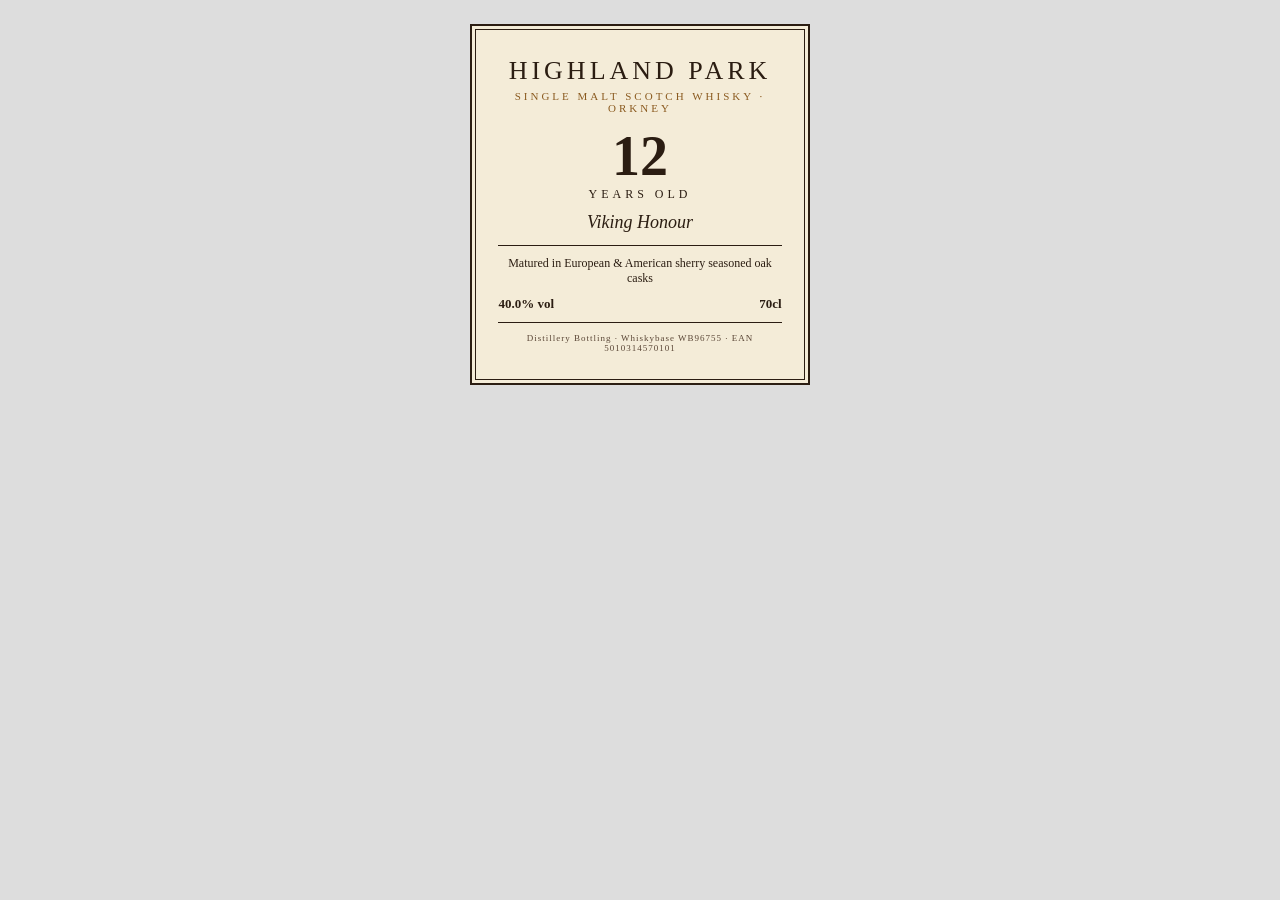
<file: whisky-labels/highland-park-12-viking-honour.html>
<!doctype html>
<html lang="en">
<head>
<meta charset="utf-8">
<meta name="viewport" content="width=device-width, initial-scale=1">
<title>Highland Park 12 Label</title>
<style>
  :root { --paper:#f4ecd8; --ink:#2b1d12; --accent:#8a5a1f; }
  * { box-sizing:border-box; }
  body { margin:0; padding:24px 16px; background:#ddd; font-family:Georgia, "Times New Roman", serif; color:var(--ink); }
  .label { width:90mm; max-width:100%; margin:0 auto; background:var(--paper); border:2px solid var(--ink);
           outline:1px solid var(--ink); outline-offset:-6px; padding:8mm 7mm; text-align:center; }
  .brand { font-size:26px; letter-spacing:4px; text-transform:uppercase; margin:0; }
  .sub { font-size:11px; letter-spacing:3px; text-transform:uppercase; color:var(--accent); margin:4px 0 0; }
  .age { font-size:56px; line-height:1; margin:14px 0 0; font-weight:bold; }
  .age small { display:block; font-size:12px; letter-spacing:4px; text-transform:uppercase; font-weight:normal; margin-top:4px; }
  .series { font-style:italic; font-size:18px; margin:12px 0; }
  hr { border:0; border-top:1px solid var(--ink); margin:10px 0; }
  .cask { font-size:12px; margin:0 0 10px; }
  .meta { display:flex; justify-content:space-between; font-size:13px; font-weight:bold; }
  .foot { font-size:9px; letter-spacing:1px; margin-top:10px; color:#5a4636; }
  @media print { body { background:none; padding:0; } }
</style>
</head>
<body>
  <div class="label">
    <p class="brand">Highland Park</p>
    <p class="sub">Single Malt Scotch Whisky · Orkney</p>
    <p class="age">12<small>Years Old</small></p>
    <p class="series">Viking Honour</p>
    <hr>
    <p class="cask">Matured in European &amp; American sherry seasoned oak casks</p>
    <div class="meta"><span>40.0% vol</span><span>70cl</span></div>
    <hr>
    <div class="foot">Distillery Bottling · Whiskybase WB96755 · EAN 5010314570101</div>
  </div>
</body>
</html>
</file>
<file: style.css>
/* Reset & base */
*, *::before, *::after {
  box-sizing: border-box;
  margin: 0;
  padding: 0;
}

:root {
  --pink: #e91e63;
  --pink-light: #f8bbd0;
  --pink-dark: #c2185b;
  --bg: #fff5f8;
  --card-bg: #ffffff;
  --text: #333;
  --text-light: #777;
  --radius: 16px;
  --shadow: 0 2px 12px rgba(233, 30, 99, 0.12);
  --whatsapp: #25d366;
  --whatsapp-dark: #1da851;
  --safe-top: env(safe-area-inset-top, 0px);
  --safe-bottom: env(safe-area-inset-bottom, 0px);
}

html {
  font-size: 16px;
  -webkit-text-size-adjust: 100%;
}

body {
  font-family: -apple-system, BlinkMacSystemFont, "SF Pro Text", "Helvetica Neue", sans-serif;
  background: var(--bg);
  color: var(--text);
  min-height: 100dvh;
  -webkit-font-smoothing: antialiased;
  padding-top: var(--safe-top);
  padding-bottom: var(--safe-bottom);
}

/* App container */
.app {
  max-width: 480px;
  margin: 0 auto;
  padding: 24px 16px 100px;
}

/* Header */
header {
  text-align: center;
  padding: 20px 0 12px;
}

header h1 {
  font-size: 2rem;
  font-weight: 800;
  background: linear-gradient(135deg, var(--pink), #ff6090);
  -webkit-background-clip: text;
  -webkit-text-fill-color: transparent;
  background-clip: text;
  letter-spacing: -0.5px;
}

.subtitle {
  color: var(--text-light);
  font-size: 0.95rem;
  margin-top: 4px;
}

/* Tabs */
.tabs {
  display: flex;
  gap: 6px;
  overflow-x: auto;
  -webkit-overflow-scrolling: touch;
  scrollbar-width: none;
  padding: 16px 0;
  scroll-snap-type: x mandatory;
}

.tabs::-webkit-scrollbar {
  display: none;
}

.tab {
  flex-shrink: 0;
  scroll-snap-align: start;
  border: none;
  background: var(--card-bg);
  color: var(--text-light);
  padding: 8px 16px;
  border-radius: 20px;
  font-size: 0.85rem;
  font-weight: 600;
  cursor: pointer;
  transition: all 0.2s ease;
  box-shadow: 0 1px 4px rgba(0,0,0,0.06);
}

.tab.active {
  background: var(--pink);
  color: #fff;
  box-shadow: 0 2px 8px rgba(233, 30, 99, 0.3);
}

/* Phone input */
.phone-input-section {
  background: var(--card-bg);
  border-radius: var(--radius);
  padding: 16px;
  margin-bottom: 16px;
  box-shadow: var(--shadow);
}

.phone-input-section label {
  display: block;
  font-weight: 600;
  font-size: 0.9rem;
  margin-bottom: 8px;
  color: var(--pink-dark);
}

.phone-input-section input {
  width: 100%;
  padding: 12px 14px;
  border: 2px solid var(--pink-light);
  border-radius: 12px;
  font-size: 1.1rem;
  font-family: inherit;
  outline: none;
  transition: border-color 0.2s;
  background: var(--bg);
}

.phone-input-section input:focus {
  border-color: var(--pink);
}

.phone-input-section small {
  display: block;
  margin-top: 6px;
  color: var(--text-light);
  font-size: 0.75rem;
}

/* Custom message */
.custom-section {
  background: var(--card-bg);
  border-radius: var(--radius);
  padding: 16px;
  margin-bottom: 20px;
  box-shadow: var(--shadow);
}

.custom-section textarea {
  width: 100%;
  padding: 12px 14px;
  border: 2px solid var(--pink-light);
  border-radius: 12px;
  font-size: 1rem;
  font-family: inherit;
  outline: none;
  resize: none;
  transition: border-color 0.2s;
  background: var(--bg);
}

.custom-section textarea:focus {
  border-color: var(--pink);
}

.custom-send {
  margin-top: 10px;
  width: 100%;
  background: var(--whatsapp);
  color: #fff;
  border: none;
  padding: 14px;
  border-radius: 12px;
  font-size: 1rem;
  font-weight: 700;
  cursor: pointer;
  transition: background 0.2s, opacity 0.2s;
}

.custom-send:disabled {
  opacity: 0.4;
  cursor: not-allowed;
}

.custom-send:not(:disabled):active {
  background: var(--whatsapp-dark);
}

/* Messages grid */
.messages-grid {
  display: flex;
  flex-direction: column;
  gap: 12px;
}

/* Message card */
.message-card {
  background: var(--card-bg);
  border-radius: var(--radius);
  padding: 18px 16px 14px;
  box-shadow: var(--shadow);
  animation: fadeUp 0.35s ease both;
  position: relative;
}

.message-card .category-badge {
  display: inline-block;
  font-size: 0.7rem;
  font-weight: 700;
  text-transform: uppercase;
  letter-spacing: 0.5px;
  color: var(--pink);
  background: var(--pink-light);
  padding: 3px 8px;
  border-radius: 6px;
  margin-bottom: 10px;
}

.message-card .message-text {
  font-size: 1.05rem;
  line-height: 1.55;
  color: var(--text);
  margin-bottom: 14px;
}

.message-card .card-actions {
  display: flex;
  gap: 8px;
}

.send-btn {
  flex: 1;
  display: flex;
  align-items: center;
  justify-content: center;
  gap: 6px;
  background: var(--whatsapp);
  color: #fff;
  border: none;
  padding: 12px;
  border-radius: 12px;
  font-size: 0.9rem;
  font-weight: 700;
  cursor: pointer;
  transition: background 0.2s;
}

.send-btn:active {
  background: var(--whatsapp-dark);
}

.btn-icon {
  font-size: 1.1rem;
}

.copy-btn {
  display: flex;
  align-items: center;
  justify-content: center;
  width: 46px;
  background: var(--bg);
  border: 2px solid #eee;
  border-radius: 12px;
  font-size: 1.1rem;
  cursor: pointer;
  transition: border-color 0.2s, background 0.2s;
  color: var(--text-light);
}

.copy-btn:active {
  background: #eee;
  border-color: var(--pink-light);
}

.copy-btn.copied {
  border-color: var(--whatsapp);
  color: var(--whatsapp);
}

/* Shuffle button */
.shuffle-container {
  position: fixed;
  bottom: 0;
  left: 0;
  right: 0;
  padding: 16px;
  padding-bottom: calc(16px + var(--safe-bottom));
  background: linear-gradient(transparent, var(--bg) 30%);
  text-align: center;
}

.shuffle-btn {
  width: 100%;
  max-width: 480px;
  background: linear-gradient(135deg, var(--pink), #ff6090);
  color: #fff;
  border: none;
  padding: 16px;
  border-radius: 14px;
  font-size: 1.05rem;
  font-weight: 700;
  cursor: pointer;
  box-shadow: 0 4px 16px rgba(233, 30, 99, 0.35);
  transition: transform 0.15s, box-shadow 0.15s;
}

.shuffle-btn:active {
  transform: scale(0.97);
  box-shadow: 0 2px 8px rgba(233, 30, 99, 0.25);
}

/* Toast */
.toast {
  position: fixed;
  bottom: 90px;
  left: 50%;
  transform: translateX(-50%) translateY(20px);
  background: #333;
  color: #fff;
  padding: 10px 20px;
  border-radius: 10px;
  font-size: 0.85rem;
  font-weight: 600;
  opacity: 0;
  transition: all 0.3s ease;
  pointer-events: none;
  z-index: 100;
}

.toast.visible {
  opacity: 1;
  transform: translateX(-50%) translateY(0);
}

/* Empty state */
.empty-state {
  text-align: center;
  padding: 40px 20px;
  color: var(--text-light);
}

.empty-state .emoji {
  font-size: 3rem;
  margin-bottom: 12px;
}

/* Animations */
@keyframes fadeUp {
  from {
    opacity: 0;
    transform: translateY(12px);
  }
  to {
    opacity: 1;
    transform: translateY(0);
  }
}

.message-card:nth-child(1) { animation-delay: 0s; }
.message-card:nth-child(2) { animation-delay: 0.05s; }
.message-card:nth-child(3) { animation-delay: 0.1s; }
.message-card:nth-child(4) { animation-delay: 0.15s; }
.message-card:nth-child(5) { animation-delay: 0.2s; }
.message-card:nth-child(6) { animation-delay: 0.25s; }
.message-card:nth-child(7) { animation-delay: 0.3s; }
.message-card:nth-child(8) { animation-delay: 0.35s; }

/* No phone warning */
.no-phone-warning {
  background: #fff3cd;
  color: #856404;
  padding: 10px 14px;
  border-radius: 10px;
  font-size: 0.85rem;
  font-weight: 600;
  text-align: center;
  margin-bottom: 12px;
  animation: fadeUp 0.3s ease both;
}
</file>
